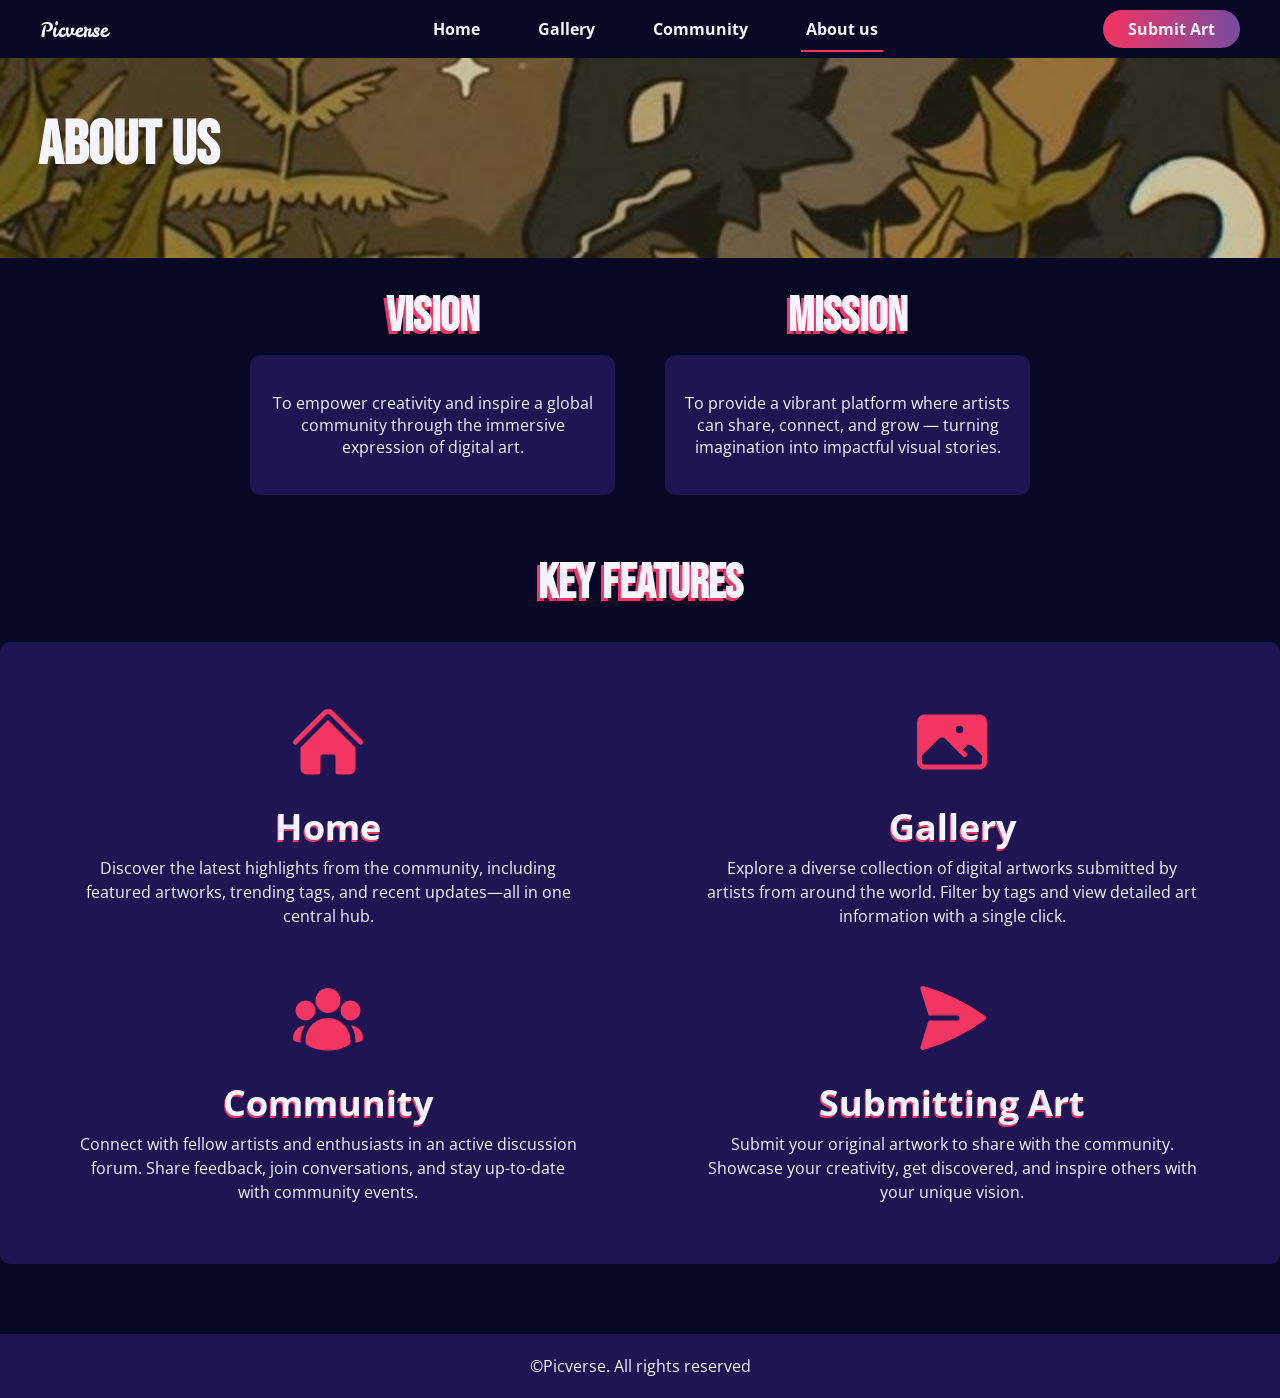
<file: aboutus.html>
<!DOCTYPE html>
<html lang="en">

<head>
    <meta charset="UTF-8">
    <meta http-equiv="X-UA-Compatible" content="IE=edge">
    <title>Picverse</title>
    <link rel="stylesheet" href="aboutus.css">
    <link rel="stylesheet" href="fonts.css">
    <link rel="stylesheet" href="component.css">
    <link href="https://fonts.googleapis.com/css2?family=Bebas+Neue&family=Open+Sans:wght@400;600;700&display=swap"
        rel="stylesheet">
    <link href="https://fonts.googleapis.com/css2?family=Leckerli+One&display=swap" rel="stylesheet">

</head>

<body>
    <nav class="navbar">
        <div class="company">Picverse</div>
        <ul class="nav-links">
            <li><a href="index.html">Home</a></li>
            <li><a href="gallery.html">Gallery</a></li>
            <li><a href="community.html">Community</a></li>
            <li><a href="aboutus.html" class="active">About us</a></li>
        </ul>
        <div class="nav-actions">
            <a class="submit-btn" href="submit.html">Submit Art</a>
        </div>

        <div class="hamburger">
            <svg xmlns="http://www.w3.org/2000/svg" viewBox="0 0 24 24" fill="currentColor" class="size-6">
                <path fill-rule="evenodd"
                    d="M3 5.25a.75.75 0 0 1 .75-.75h16.5a.75.75 0 0 1 0 1.5H3.75A.75.75 0 0 1 3 5.25Zm0 4.5A.75.75 0 0 1 3.75 9h16.5a.75.75 0 0 1 0 1.5H3.75A.75.75 0 0 1 3 9.75Zm0 4.5a.75.75 0 0 1 .75-.75h16.5a.75.75 0 0 1 0 1.5H3.75a.75.75 0 0 1-.75-.75Zm0 4.5a.75.75 0 0 1 .75-.75h16.5a.75.75 0 0 1 0 1.5H3.75a.75.75 0 0 1-.75-.75Z"
                    clip-rule="evenodd" />
            </svg>
        </div>
    </nav>

    <div class="mobile-nav-popup" id="mobileNav">
        <ul class="mobile-nav-links">
            <li><a href="index.html">Home</a></li>
            <li><a href="gallery.html">Gallery</a></li>
            <li><a href="community.html">Community</a></li>
            <li class="active"><a href="aboutus.html">About us</a></li>
        </ul>
        <div class="popup-submit-btn">
            <a href="submit.html" class="submit-btn">Submit Art</a>
        </div>
    </div>

    <div class="wrapper">

        <div class="main">
            <section class="header">
                <div class="background-header"></div>
                <div class="text-header">
                    <h1>About Us</h1>
                </div>
            </section>

            <div class="Vision-Mission-Container">
                <div class="TextBox">
                    <div class="upper">
                        <h2>Vision</h2>
                    </div>
                    <div class="lower">
                        <p>To empower creativity and inspire a global community through the immersive expression of
                            digital art.</p>

                    </div>

                </div>
                <div class="TextBox">
                    <div class="upper">
                        <h2>Mission</h2>
                    </div>
                    <div class="lower">
                        <p>To provide a vibrant platform where artists can share, connect, and grow — turning
                            imagination into impactful visual stories.</p>

                    </div>

                </div>
            </div>

            <div class="KeyFeature-title">
                <h2>Key features</h2>
            </div>
            <div class="KeyFeature-Container2">
                <div class="KeyFeature-Container">
                    <div class="KeyFeature-Upper">
                        <div class="KeyFeature">

                            <div class="Logo">
                                <svg xmlns="http://www.w3.org/2000/svg" viewBox="0 0 24 24" fill="currentColor"
                                    class="Key-Logo">
                                    <path
                                        d="M11.47 3.841a.75.75 0 0 1 1.06 0l8.69 8.69a.75.75 0 1 0 1.06-1.061l-8.689-8.69a2.25 2.25 0 0 0-3.182 0l-8.69 8.69a.75.75 0 1 0 1.061 1.06l8.69-8.689Z" />
                                    <path
                                        d="m12 5.432 8.159 8.159c.03.03.06.058.091.086v6.198c0 1.035-.84 1.875-1.875 1.875H15a.75.75 0 0 1-.75-.75v-4.5a.75.75 0 0 0-.75-.75h-3a.75.75 0 0 0-.75.75V21a.75.75 0 0 1-.75.75H5.625a1.875 1.875 0 0 1-1.875-1.875v-6.198a2.29 2.29 0 0 0 .091-.086L12 5.432Z" />
                                </svg>

                            </div>
                            <div class="Key-Textbox">
                                <div class="Key">
                                    <h3>Home</h3>
                                </div>
                                <div class="Description">
                                    <p>Discover the latest highlights from the community, including featured artworks,
                                        trending
                                        tags,
                                        and recent updates—all in one central hub.</p>
                                </div>
                            </div>

                        </div>
                        <div class="KeyFeature">

                            <div class="Logo"><svg xmlns="http://www.w3.org/2000/svg" viewBox="0 0 24 24"
                                    fill="currentColor" class="Key-Logo">
                                    <path fill-rule="evenodd"
                                        d="M1.5 6a2.25 2.25 0 0 1 2.25-2.25h16.5A2.25 2.25 0 0 1 22.5 6v12a2.25 2.25 0 0 1-2.25 2.25H3.75A2.25 2.25 0 0 1 1.5 18V6ZM3 16.06V18c0 .414.336.75.75.75h16.5A.75.75 0 0 0 21 18v-1.94l-2.69-2.689a1.5 1.5 0 0 0-2.12 0l-.88.879.97.97a.75.75 0 1 1-1.06 1.06l-5.16-5.159a1.5 1.5 0 0 0-2.12 0L3 16.061Zm10.125-7.81a1.125 1.125 0 1 1 2.25 0 1.125 1.125 0 0 1-2.25 0Z"
                                        clip-rule="evenodd" />
                                </svg>
                            </div>
                            <div class="Key-Textbox">
                                <div class="Key">
                                    <h3>Gallery</h3>
                                </div>
                                <div class="Description">
                                    <p>Explore a diverse collection of digital artworks submitted by artists from around
                                        the
                                        world. Filter by tags and view detailed art information with a single click.</p>
                                </div>
                            </div>

                        </div>
                    </div>

                    <div class="KeyFeature-Lower">
                        <div class="KeyFeature">

                            <div class="Logo"><svg xmlns="http://www.w3.org/2000/svg" viewBox="0 0 24 24"
                                    fill="currentColor" class="Key-Logo">
                                    <path fill-rule="evenodd"
                                        d="M8.25 6.75a3.75 3.75 0 1 1 7.5 0 3.75 3.75 0 0 1-7.5 0ZM15.75 9.75a3 3 0 1 1 6 0 3 3 0 0 1-6 0ZM2.25 9.75a3 3 0 1 1 6 0 3 3 0 0 1-6 0ZM6.31 15.117A6.745 6.745 0 0 1 12 12a6.745 6.745 0 0 1 6.709 7.498.75.75 0 0 1-.372.568A12.696 12.696 0 0 1 12 21.75c-2.305 0-4.47-.612-6.337-1.684a.75.75 0 0 1-.372-.568 6.787 6.787 0 0 1 1.019-4.38Z"
                                        clip-rule="evenodd" />
                                    <path
                                        d="M5.082 14.254a8.287 8.287 0 0 0-1.308 5.135 9.687 9.687 0 0 1-1.764-.44l-.115-.04a.563.563 0 0 1-.373-.487l-.01-.121a3.75 3.75 0 0 1 3.57-4.047ZM20.226 19.389a8.287 8.287 0 0 0-1.308-5.135 3.75 3.75 0 0 1 3.57 4.047l-.01.121a.563.563 0 0 1-.373.486l-.115.04c-.567.2-1.156.349-1.764.441Z" />
                                </svg>
                            </div>
                            <div class="Key-Textbox">
                                <div class="Key">
                                    <h3>Community</h3>
                                </div>
                                <div class="Description">
                                    <p>Connect with fellow artists and enthusiasts in an active discussion forum. Share
                                        feedback, join conversations, and stay up-to-date with community events.</p>
                                </div>
                            </div>

                        </div>
                        <div class="KeyFeature">

                            <div class="Logo"><svg xmlns="http://www.w3.org/2000/svg" viewBox="0 0 24 24"
                                    fill="currentColor" class="Key-Logo">
                                    <path
                                        d="M3.478 2.404a.75.75 0 0 0-.926.941l2.432 7.905H13.5a.75.75 0 0 1 0 1.5H4.984l-2.432 7.905a.75.75 0 0 0 .926.94 60.519 60.519 0 0 0 18.445-8.986.75.75 0 0 0 0-1.218A60.517 60.517 0 0 0 3.478 2.404Z" />
                                </svg>
                            </div>
                            <div class="Key-Textbox">
                                <div class="Key">
                                    <h3>Submitting Art</h3>
                                </div>
                                <div class="Description">
                                    <p>Submit your original artwork to share with the community. Showcase your
                                        creativity,
                                        get discovered, and inspire others with your unique vision.</p>

                                </div>
                            </div>

                        </div>

                    </div>
                </div>
            </div>

        </div>
        <div class="footer">
            <div class="footer-text">
                <p>©Picverse. All rights reserved</p>
            </div>
        </div>
    </div>
    <script src="aboutus.js" defer></script>
</body>

</html>
</file>
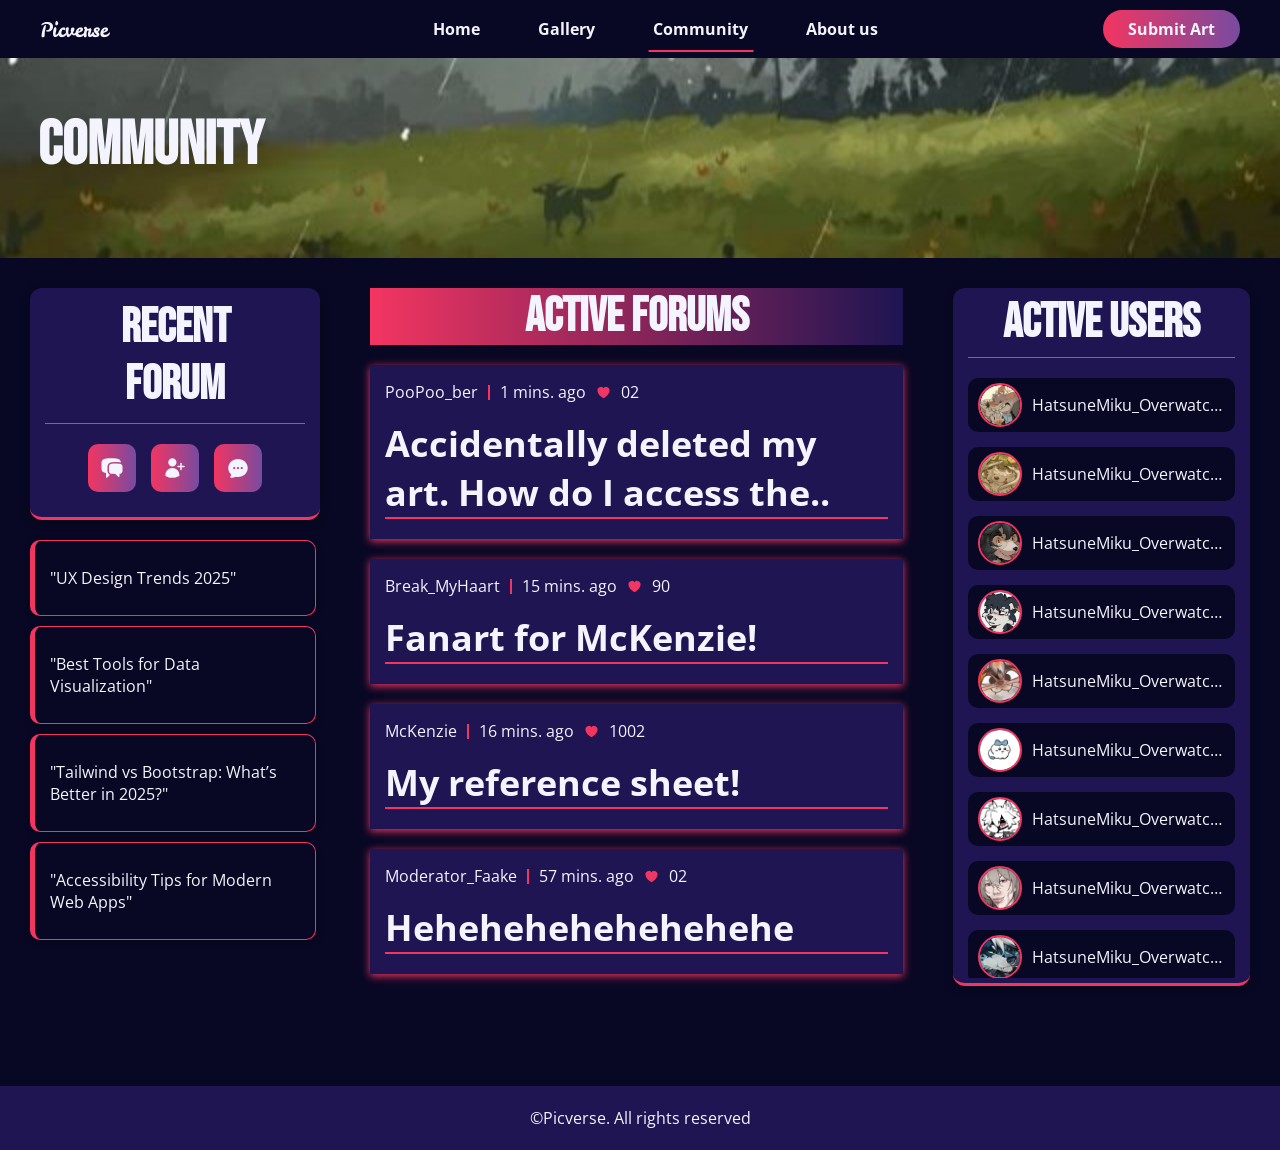
<file: community.html>
<!DOCTYPE html>
<html lang="en">

<head>
    <meta charset="UTF-8">
    <meta http-equiv="X-UA-Compatible" content="IE=edge">
    <title>Picverse</title>
    <link rel="stylesheet" href="community.css">
    <link rel="stylesheet" href="fonts.css">
    <link rel="stylesheet" href="component.css">
    <link href="https://fonts.googleapis.com/css2?family=Bebas+Neue&family=Open+Sans:wght@400;600;700&display=swap"
        rel="stylesheet">
    <link href="https://fonts.googleapis.com/css2?family=Leckerli+One&display=swap" rel="stylesheet">


</head>

<body>
    <nav class="navbar">
        <div class="company">Picverse</div>
        <ul class="nav-links">
            <li><a href="index.html">Home</a></li>
            <li><a href="gallery.html">Gallery</a></li>
            <li><a href="community.html" class="active">Community</a></li>
            <li><a href="aboutus.html">About us</a></li>
        </ul>

        <div class="nav-actions">
            <a class="submit-btn" href="submit.html">Submit Art</a>
        </div>

        <div class="hamburger">
            <svg xmlns="http://www.w3.org/2000/svg" viewBox="0 0 24 24" fill="currentColor" class="size-6">
                <path fill-rule="evenodd"
                    d="M3 5.25a.75.75 0 0 1 .75-.75h16.5a.75.75 0 0 1 0 1.5H3.75A.75.75 0 0 1 3 5.25Zm0 4.5A.75.75 0 0 1 3.75 9h16.5a.75.75 0 0 1 0 1.5H3.75A.75.75 0 0 1 3 9.75Zm0 4.5a.75.75 0 0 1 .75-.75h16.5a.75.75 0 0 1 0 1.5H3.75a.75.75 0 0 1-.75-.75Zm0 4.5a.75.75 0 0 1 .75-.75h16.5a.75.75 0 0 1 0 1.5H3.75a.75.75 0 0 1-.75-.75Z"
                    clip-rule="evenodd" />
            </svg>

        </div>
    </nav>

    <div class="mobile-nav-popup" id="mobileNav">
        <ul class="mobile-nav-links">
            <li><a href="index.html">Home</a></li>
            <li><a href="gallery.html">Gallery</a></li>
            <li class="active"><a href="community.html">Community</a></li>
            <li><a href="aboutus.html">About us</a></li>
        </ul>
        <div class="popup-submit-btn">
            <a href="submit.html" class="submit-btn">Submit Art</a>
        </div>
    </div>


    <div class="wrapper">
        <div class="main">
            <section class="header">
                <div class="background-header"></div>
                <div class="text-header">
                    <h1>Community</h1>
                </div>
            </section>

            <div class="Community-container">

                <div class="Recent-activites-container">
                    <div class="Active-container">
                        <div class="Recent-activities-title">
                            <div class="Activity active">
                                <h2>Recent</h2>
                                <h2>Forum</h2>
                            </div>
                            <div class="Activity">
                                <h2>Recent</h2>
                                <h2>Followers</h2>
                            </div>
                            <div class="Activity">
                                <h2>Recent</h2>
                                <h2>Comments</h2>
                            </div>

                        </div>
                        <div class="line active"></div>
                        <div class="Recent-activities-button-container">
                            <button data-target="forums" class="icon-button">
                                <svg xmlns="http://www.w3.org/2000/svg" viewBox="0 0 24 24" fill="currentColor"
                                    class="icon">
                                    <path
                                        d="M4.913 2.658c2.075-.27 4.19-.408 6.337-.408 2.147 0 4.262.139 6.337.408 1.922.25 3.291 1.861 3.405 3.727a4.403 4.403 0 0 0-1.032-.211 50.89 50.89 0 0 0-8.42 0c-2.358.196-4.04 2.19-4.04 4.434v4.286a4.47 4.47 0 0 0 2.433 3.984L7.28 21.53A.75.75 0 0 1 6 21v-4.03a48.527 48.527 0 0 1-1.087-.128C2.905 16.58 1.5 14.833 1.5 12.862V6.638c0-1.97 1.405-3.718 3.413-3.979Z" />
                                    <path
                                        d="M15.75 7.5c-1.376 0-2.739.057-4.086.169C10.124 7.797 9 9.103 9 10.609v4.285c0 1.507 1.128 2.814 2.67 2.94 1.243.102 2.5.157 3.768.165l2.782 2.781a.75.75 0 0 0 1.28-.53v-2.39l.33-.026c1.542-.125 2.67-1.433 2.67-2.94v-4.286c0-1.505-1.125-2.811-2.664-2.94A49.392 49.392 0 0 0 15.75 7.5Z" />
                                </svg>
                            </button>

                            <button data-target="followers" class="icon-button">
                                <svg xmlns="http://www.w3.org/2000/svg" viewBox="0 0 24 24" fill="currentColor"
                                    class="icon">
                                    <path
                                        d="M5.25 6.375a4.125 4.125 0 1 1 8.25 0 4.125 4.125 0 0 1-8.25 0ZM2.25 19.125a7.125 7.125 0 0 1 14.25 0v.003l-.001.119a.75.75 0 0 1-.363.63 13.067 13.067 0 0 1-6.761 1.873c-2.472 0-4.786-.684-6.76-1.873a.75.75 0 0 1-.364-.63l-.001-.122ZM18.75 7.5a.75.75 0 0 0-1.5 0v2.25H15a.75.75 0 0 0 0 1.5h2.25v2.25a.75.75 0 0 0 1.5 0v-2.25H21a.75.75 0 0 0 0-1.5h-2.25V7.5Z" />
                                </svg>
                            </button>

                            <button data-target="comments" class="icon-button">
                                <svg xmlns="http://www.w3.org/2000/svg" viewBox="0 0 24 24" fill="currentColor"
                                    class="icon">
                                    <path fill-rule="evenodd"
                                        d="M4.804 21.644A6.707 6.707 0 0 0 6 21.75a6.721 6.721 0 0 0 3.583-1.029c.774.182 1.584.279 2.417.279 5.322 0 9.75-3.97 9.75-9 0-5.03-4.428-9-9.75-9s-9.75 3.97-9.75 9c0 2.409 1.025 4.587 2.674 6.192.232.226.277.428.254.543a3.73 3.73 0 0 1-.814 1.686.75.75 0 0 0 .44 1.223ZM8.25 10.875a1.125 1.125 0 1 0 0 2.25 1.125 1.125 0 0 0 0-2.25ZM10.875 12a1.125 1.125 0 1 1 2.25 0 1.125 1.125 0 0 1-2.25 0Zm4.875-1.125a1.125 1.125 0 1 0 0 2.25 1.125 1.125 0 0 0 0-2.25Z"
                                        clip-rule="evenodd" />
                                </svg>
                            </button>
                        </div>
                        </button>
                    </div>


                    <div id="forums" class="recent-activities active">
                        <div class="activity-entry">
                            <div class="recent-entry">
                                <p>"UX Design Trends 2025"</p>
                            </div>
                            <div class="recent-entry">
                                <p>"Best Tools for Data Visualization"</p>
                            </div>
                            <div class=" recent-entry">
                                <p>"Tailwind vs Bootstrap: What’s Better in 2025?"</p>
                            </div>
                            <div class="recent-entry">
                                <p>"Accessibility Tips for Modern Web Apps"</p>
                            </div>
                        </div>
                    </div>
                    <div id="followers" class="recent-activities">
                        <div class="recent-entry">
                            <p>DevNerd is now following you!</p>
                        </div>
                        <div class="recent-entry">
                            <p>DesignQueen is now following you!</p>
                        </div>
                        <div class=" recent-entry">
                            <p>CodeCrush is now following you!</p>
                        </div>
                        <div class="recent-entry">
                            <p>UIHunter is now following your account!</p>
                        </div>
                    </div>
                    <div id="comments" class="recent-activities">
                        <div class="recent-entry">
                            <p>PixelPete commented: "Great insights on UI consistency!"</p>
                        </div>
                        <div class="recent-entry">
                            <p>LogicLiz replied: "I love your breakdown of onboarding flows."</p>
                        </div>
                        <div class=" recent-entry">
                            <p>ReactRick commented: "Very helpful, thanks for sharing!"</p>
                        </div>
                        <div class="recent-entry">
                            <p>SketchSavvy said: "Couldn’t agree more with your UX points."</p>
                        </div>
                    </div>
                </div>
                <div class="Active-post-container">
                    <div class="Active-members-container">
                        <div class="Active-members-text">
                            <h2>Active forums</h>
                        </div>
                        <div class="Active-forum-container">
                            <div class="Active-forum">
                                <div class="Active-forum-upper">
                                    <p>PooPoo_ber</p>
                                    <div class="line forum-upper">
                                    </div>
                                    <p>1 mins. ago</p>
                                    <svg xmlns="http://www.w3.org/2000/svg" viewBox="0 0 24 24" fill="currentColor"
                                        class="heart">
                                        <path
                                            d="m11.645 20.91-.007-.003-.022-.012a15.247 15.247 0 0 1-.383-.218 25.18 25.18 0 0 1-4.244-3.17C4.688 15.36 2.25 12.174 2.25 8.25 2.25 5.322 4.714 3 7.688 3A5.5 5.5 0 0 1 12 5.052 5.5 5.5 0 0 1 16.313 3c2.973 0 5.437 2.322 5.437 5.25 0 3.925-2.438 7.111-4.739 9.256a25.175 25.175 0 0 1-4.244 3.17 15.247 15.247 0 0 1-.383.219l-.022.012-.007.004-.003.001a.752.752 0 0 1-.704 0l-.003-.001Z" />
                                    </svg>

                                    <p>02</p>
                                </div>

                                <div class="Active-forum-below">
                                    <div class="Active-forum-below-title">
                                        <h3>Accidentally deleted my art. How do I access the..</h3>
                                    </div>

                                    <div class="line forum-below"></div>
                                </div>
                            </div>
                            <div class="Active-forum">
                                <div class="Active-forum-upper">
                                    <p>Break_MyHaart</p>
                                    <div class="line forum-upper">
                                    </div>
                                    <p>15 mins. ago</p>
                                    <svg xmlns="http://www.w3.org/2000/svg" viewBox="0 0 24 24" fill="currentColor"
                                        class="heart">
                                        <path
                                            d="m11.645 20.91-.007-.003-.022-.012a15.247 15.247 0 0 1-.383-.218 25.18 25.18 0 0 1-4.244-3.17C4.688 15.36 2.25 12.174 2.25 8.25 2.25 5.322 4.714 3 7.688 3A5.5 5.5 0 0 1 12 5.052 5.5 5.5 0 0 1 16.313 3c2.973 0 5.437 2.322 5.437 5.25 0 3.925-2.438 7.111-4.739 9.256a25.175 25.175 0 0 1-4.244 3.17 15.247 15.247 0 0 1-.383.219l-.022.012-.007.004-.003.001a.752.752 0 0 1-.704 0l-.003-.001Z" />
                                    </svg>

                                    <p>90</p>
                                </div>

                                <div class="Active-forum-below">
                                    <div class="Active-forum-below-title">
                                        <h3>Fanart for McKenzie!</h3>
                                    </div>

                                    <div class="line forum-below"></div>
                                </div>
                            </div>
                            <div class="Active-forum">
                                <div class="Active-forum-upper">
                                    <p>McKenzie</p>
                                    <div class="line forum-upper">
                                    </div>
                                    <p>16 mins. ago</p>
                                    <svg xmlns="http://www.w3.org/2000/svg" viewBox="0 0 24 24" fill="currentColor"
                                        class="heart">
                                        <path
                                            d="m11.645 20.91-.007-.003-.022-.012a15.247 15.247 0 0 1-.383-.218 25.18 25.18 0 0 1-4.244-3.17C4.688 15.36 2.25 12.174 2.25 8.25 2.25 5.322 4.714 3 7.688 3A5.5 5.5 0 0 1 12 5.052 5.5 5.5 0 0 1 16.313 3c2.973 0 5.437 2.322 5.437 5.25 0 3.925-2.438 7.111-4.739 9.256a25.175 25.175 0 0 1-4.244 3.17 15.247 15.247 0 0 1-.383.219l-.022.012-.007.004-.003.001a.752.752 0 0 1-.704 0l-.003-.001Z" />
                                    </svg>

                                    <p>1002</p>
                                </div>

                                <div class="Active-forum-below">
                                    <div class="Active-forum-below-title">
                                        <h3>My reference sheet!</h3>
                                    </div>

                                    <div class="line forum-below"></div>
                                </div>
                            </div>
                            <div class="Active-forum">
                                <div class="Active-forum-upper">
                                    <p>Moderator_Faake</p>
                                    <div class="line forum-upper">
                                    </div>
                                    <p>57 mins. ago</p>
                                    <svg xmlns="http://www.w3.org/2000/svg" viewBox="0 0 24 24" fill="currentColor"
                                        class="heart">
                                        <path
                                            d="m11.645 20.91-.007-.003-.022-.012a15.247 15.247 0 0 1-.383-.218 25.18 25.18 0 0 1-4.244-3.17C4.688 15.36 2.25 12.174 2.25 8.25 2.25 5.322 4.714 3 7.688 3A5.5 5.5 0 0 1 12 5.052 5.5 5.5 0 0 1 16.313 3c2.973 0 5.437 2.322 5.437 5.25 0 3.925-2.438 7.111-4.739 9.256a25.175 25.175 0 0 1-4.244 3.17 15.247 15.247 0 0 1-.383.219l-.022.012-.007.004-.003.001a.752.752 0 0 1-.704 0l-.003-.001Z" />
                                    </svg>

                                    <p>02</p>
                                </div>

                                <div class="Active-forum-below">
                                    <div class="Active-forum-below-title">
                                        <h3>Hehehehehehehehehe</h3>
                                    </div>

                                    <div class="line forum-below"></div>
                                </div>
                            </div>



                        </div>

                    </div>
                </div>
                <div class="Active-container">
                    <div class="Active-user-title">
                        <h2>Active Users</h2>
                        <div class="line active"></div>
                    </div>
                    <div class="Active-user-box">
                        <div class="Active-user">
                            <img src="Assets/userprofile/image1.jpg" class="user-avatar" />
                            <p>HatsuneMiku_Overwatch#2003</p>
                        </div>
                        <div class="Active-user">
                            <img src="Assets/userprofile/image2.jpg" class="user-avatar" />
                            <p>HatsuneMiku_Overwatch#2003</p>
                        </div>
                        <div class="Active-user">
                            <img src="Assets/userprofile/image3.jpg" class="user-avatar" />
                            <p>HatsuneMiku_Overwatch#2003</p>
                        </div>
                        <div class="Active-user">
                            <img src="Assets/userprofile/image4.jpg" class="user-avatar" />
                            <p>HatsuneMiku_Overwatch#2003</p>
                        </div>
                        <div class="Active-user">
                            <img src="/Assets/userprofile/image5.jpg" class="user-avatar" />
                            <p>HatsuneMiku_Overwatch#2003</p>
                        </div>
                        <div class="Active-user">
                            <img src="Assets/userprofile/image6.jpg" class="user-avatar" />
                            <p>HatsuneMiku_Overwatch#2003</p>
                        </div>
                        <div class="Active-user">
                            <img src="Assets/userprofile/image7.jpg" class="user-avatar" />
                            <p>HatsuneMiku_Overwatch#2003</p>
                        </div>
                        <div class="Active-user">
                            <img src="Assets/userprofile/image8.jpg" class="user-avatar" />
                            <p>HatsuneMiku_Overwatch#2003</p>
                        </div>
                        <div class="Active-user">
                            <img src="Assets/userprofile/image9.jpg" class="user-avatar" />
                            <p>HatsuneMiku_Overwatch#2003</p>
                        </div>
                        <div class="Active-user">
                            <img src="Assets/userprofile/image10.jpg" class="user-avatar" />
                            <p>HatsuneMiku_Overwatch#2003</p>
                        </div>


                    </div>
                </div>

            </div>

        </div>
    </div>

    <div class="footer">
        <div class="footer-text">
            <p>©Picverse. All rights reserved</p>
        </div>
    </div>

    </div>
    </div>

    <script src="community.js" defer></script>
</body>

</html>
</file>
<file: aboutus.css>
.header {
    position: relative;
    height: 100px;
    display: flex;
    align-items: left;
    justify-content: flex-start;
    padding-left: 38px;
    padding-bottom: 50px;
    padding-top: 50px;
}

.background-header {
    position: absolute;
    top: 0;
    left: 0;
    right: 0;
    bottom: 0;
    background-image: url('/Assets/hero-header/hero4.jpg');
    background-size: cover;
    background-position: top;
    z-index: 1;
}

html,
body {
    background-color: var(--background);
    height: 100%;
    margin: 0;
}

.text-header {
    position: relative;
    z-index: 2;
    font-family: var(--font-heading);
    font-size: var(--h2);
}

.Vision-Mission-Container {
    display: flex;
    gap: 50px;
    justify-content: space-between;
    padding: 30px 250px;

}

.textbox {
    display: flex;
    flex-direction: column;
    padding: 20px;
    border: 1px solid var(--primary);
}

.upper h2 {
    text-shadow: -3px 3px 0px var(--primary);
    margin-bottom: 10px;
    text-align: center;
}

.lower {
    display: flex;
    justify-content: center;
    align-items: center;
    background: var(--section-background);
    padding: 20px;
    border-radius: 10px;
    min-height: 100px;
    min-width: 200px;
    max-width: 400px;
    text-align: center;
}

.KeyFeature-title h2 {
    font-family: var(--font-heading);
    font-size: var(--h2);
    text-shadow: -3px 3px 0px var(--primary);
    color: var(--text);
    padding: 30px 40px;
    text-align: center;
}

.KeyFeature-Container {
    background-color: var(--section-background);
    border-radius: 10px;
    padding: 60px 40px;
    display: flex;
    flex-direction: column;
    gap: 50px;
}

.KeyFeature-Upper,
.KeyFeature-Lower {
    display: flex;
    justify-content: space-between;
    gap: 40px;
}

.KeyFeature {
    width: 48%;
    display: flex;
    flex-direction: column;
    align-items: center;
    gap: 20px;
}

.Logo {
    width: 80px;
    height: 80px;
    border-radius: 10px;
}

.Key-Logo {
    width: auto;
    height: auto;
    color: var(--primary);
}

.Key-Textbox {
    display: flex;
    align-items: center;
    flex-direction: column;
    gap: 5px;
}

.Key h3 {
    text-shadow: -1px 2px 0px var(--primary);
    margin: 0;
}

.Description p {
    max-width: 500px;
    color: var(--text);
    margin: 0;
    line-height: 1.5;
    text-align: center;
}


@media screen and (max-width: 768px) {


    .text-header {
        width: 100%;
    }

    .text-header h1 {
        text-align: center;
    }

    .wrapper {
        display: flex;
        align-items: center;
        flex-direction: column;
    }

    .Vision-Mission-Container {
        display: flex;
        flex-direction: column;
    }


    .KeyFeature-Upper {
        display: flex;
        flex-direction: column;
        align-items: center;
    }

    .KeyFeature-Lower {
        display: flex;
        flex-direction: column;
        align-items: center;
    }

    .Logo {
        width: 60px;
        height: 60px;
        border-radius: 10px;
    }

    .KeyFeature {
        width: 48%;
        display: flex;
        flex-direction: column;
        align-items: center;
        gap: 10px;
        padding-bottom: 10px;
    }

    .KeyFeature-Container {
        display: flex;
        padding: 20px 10px;
        width: 90%;
        height: auto;
    }

    .KeyFeature-Container2 {
        display: flex;
        justify-content: center;
        padding: 20px 10px;
    }
}
</file>
<file: fonts.css>
:root {
    --background: #090824;
    --background-50: rgba(0, 0, 0, 0.3);
    --section-background: #1E1552;
    --primary: #F33561;
    --secondary: #6B1D22;
    --tertiary: #784ba0;
    --text: #F4F4FF;

    /* Fonts */
    --font-heading: 'Bebas Neue', sans-serif;
    --font-body: 'Open Sans', sans-serif;
    --h1: 62px;
    --h2: 48px;
    --subheading: 36px;
    --body: 16px;
    --body2: 10px;
}

a,
p,
h1,
h2,
h3,
h4 {
    color: var(--text);
}


p {
    font-family: var(--font-body);
    font-size: var(--body);
}

a {
    font-family: var(--font-body);
    font-size: var(--body);
    font-weight: bold;
}


h1 {
    font-family: var(--font-heading);
    font-size: var(--h1);
    margin: 0;

}

h2 {
    font-family: var(--font-heading);
    font-size: var(--h2);
    margin: 0;
}

h3 {
    font-family: var(--font-body);
    font-size: var(--subheading);
    margin: 0;
}

html,
body {
    background-color: var(--background);
    height: 100%;
    margin: 0;
}


.wrapper {
    min-height: 100%;
    display: flex;
    flex-direction: column;
}

.main {
    flex: 1;
    padding-bottom: 70px;
}

@media screen and (max-width: 768px) {

    p {
        font-family: var(--font-body);
        font-size: var(--body2);
    }

    a {
        font-family: var(--font-body);
        font-size: var(--body2);
        font-weight: bold;
    }


    h1 {
        font-family: var(--font-heading);
        font-size: var(--h2);
        margin: 0;

    }

    h2 {
        font-family: var(--font-heading);
        font-size: var(--subheading);
        margin: 0;
    }

    h3 {
        font-family: var(--font-body);
        font-size: var(--subheading);
        margin: 0;
    }

    html,
    body {
        background-color: var(--background);
        height: 100%;
        margin: 0;
    }
}
</file>
<file: component.css>
/* Navbar */
body,
h1,
h2 {
    margin: 0;
}

.hamburger {
    display: none;
}

.navbar {
    display: flex;
    position: sticky;
    justify-content: space-between;
    align-items: center;
    background-color: var(--background);
    padding: 10px 40px;
    top: 0px;
    z-index: 100;

}

.nav-links {
    list-style-type: none;
    display: flex;
    gap: 48px;
    margin: 0;
    padding: 0 0 0 100px;
}

.nav-links a {
    color: var(--text);
    text-decoration: none;
    padding: 8px 5px;
    position: relative;
}

.nav-links a::after {
    content: '';
    position: absolute;
    left: 50%;
    bottom: -4px;
    transform: translateX(-50%);
    width: 0%;
    height: 2px;
    background-color: var(--primary);
    transition: width 0.3s ease;
}

.nav-links a:hover::after,
.nav-links a.active::after {
    width: 100%;
}

.nav-actions {
    display: flex;
    align-items: center;
    gap: 22px;
}

.submit-btn {
    border-radius: 20px;
    padding: 8px 25px;
    margin-top: 0px;

    background: linear-gradient(to right, var(--primary), var(--tertiary));
    border: none;
    cursor: pointer;
    transition: background-color 0.3s ease;

    color: var(--text);
    font-family: var(--font-body);
    font-size: var(--body);
    font-weight: bold;
    text-decoration: none;
    display: inline-block;

}

.user-icon {
    font-size: 20px;
    color: var(--text);
}

.company {
    color: var(--text);
    font-family: 'Leckerli One', cursive;
    font-size: 20px;

}


/*Button*/

button {
    padding: 12px;
    background: linear-gradient(to right, var(--primary), var(--tertiary));
    border: none;
    border-radius: 10px;
    cursor: pointer;
    transition: background-color 0.3s ease;

    color: var(--text);
    font-family: var(--font-body);
    font-size: var(--body);
    font-weight: bold;
    text-decoration: none;
    display: inline-block;
}

button:hover {
    background-color: var(--secondary);
}

/*Tag*/
.tag {
    border: 2px solid var(--primary);
    border-radius: 10px;
    padding: 0px 40px;
    color: var(--text);
    background-color: var(--section-background);
    transition: background-color 0.3s;
}

.tag:hover {
    background-color: var(--primary);
    color: var(--background);
}

.toggle-tag {
    border: 2px solid var(--primary);
    border-radius: 10px;
    padding: 0px 40px;
    color: var(--text);
    background-color: var(--section-background);
    cursor: pointer;
}

.toggle-tag.active {
    background-color: var(--primary);
    color: var(--text);

    transition: all 0.2s ease;
}

.mobile-nav-popup {
    display: none;
}



/*footer*/
.footer {
    display: flex;
    justify-content: space-between;
    align-items: center;
    background-color: var(--section-background);
    padding: 5px 10px;
    height: auto;
    bottom: 0px;
}

.footer-text {
    width: 100%;
    text-align: center;
}

/*line*/
.line {
    background-color: var(--primary);
}

@media screen and (max-width: 768px) {


    .nav-links,
    .nav-actions {
        display: none;
    }

    .submit-btn {
        border-radius: 20px;
        padding: 8px 25px;
        margin-top: 0px;

        background: linear-gradient(to right, var(--primary), var(--tertiary));
        border: none;
        cursor: pointer;
        transition: background-color 0.3s ease;

        color: var(--text);
        font-family: var(--font-body);
        font-size: var(--body2);
        font-weight: bold;
        text-decoration: none;
        display: inline-block;
    }


    .navbar {
        display: flex;
        position: sticky;
        padding: 0px 15px 0px 15px;
        height: 70px;
        top: 0px;
        width: auto;
        max-width: 768px;
        overflow: visible;
        z-index: 100;
    }

    .hamburger {
        display: block;
        cursor: pointer;
        color: var(--text);
    }

    .hamburger svg {
        width: 30px;
        height: 30px;
    }


    .tag {
        border: 2px solid var(--primary);
        width: 100px;
        border-radius: 10px;
        text-align: center;
        padding: 0px 20px;
        color: var(--text);
        background-color: var(--section-background);
        transition: background-color 0.3s;
    }

    .tag a {
        width: 100%;
    }

    .tag:hover {
        background-color: var(--primary);
        color: var(--background);
    }

    .toggle-tag {
        border: 2px solid var(--primary);
        border-radius: 10px;
        padding: 0px 40px;
        color: var(--text);
        background-color: var(--section-background);
        cursor: pointer;
    }

    .toggle-tag.active {
        background-color: var(--primary);
        color: var(--text);

        transition: all 0.2s ease;
    }

    .footer {
        display: flex;
        justify-content: space-between;
        align-items: center;
        background-color: var(--section-background);
        height: 10px;
        width: 100%;

    }

    .mobile-nav-popup {
        display: none;
        flex-direction: column;
        position: absolute;
        top: 70px;
        left: 0;
        right: 0;
        background-color: var(--background);
        z-index: 99;
        padding: 20px;
        border-radius: 0 0 10px 10px;
        animation: slideDown 0.3s ease forwards;
    }

    .mobile-nav-popup.slideDown {
        display: flex;
    }

    @keyframes slideDown {
        from {
            opacity: 0;
            transform: translateY(-10px);
        }

        to {
            opacity: 1;
            transform: translateY(0);
        }
    }

    .mobile-nav-links {
        list-style: none;
        padding: 0;
        margin: 0;
    }

    .mobile-nav-links li {
        padding: 12px 10px;
        font-family: var(--font-body);
        font-size: var(--body);
        border-left: 4px solid transparent;
        transition: background-color 0.3s, border-color 0.3s;
    }

    .mobile-nav-links li:hover {
        background-color: var(--section-background);
    }

    .mobile-nav-links li.active {
        border-left: 4px solid var(--primary);
        background-color: var(--section-background);
    }

    .popup-submit-btn {
        margin-top: 20px;
        display: flex;
        justify-content: center;
    }

    .tag {
        border: 2px solid var(--primary);
        width: 100px;
        border-radius: 10px;
        text-align: center;
        padding: 0px 20px;
        color: var(--text);
        background-color: var(--section-background);
        transition: background-color 0.3s;
    }

    .tag a {
        width: 100%;
    }

    .tag:hover {
        background-color: var(--primary);
        color: var(--background);
    }

    .toggle-tag {
        border: 2px solid var(--primary);
        border-radius: 10px;
        padding: 0px 40px;
        color: var(--text);
        background-color: var(--section-background);
        cursor: pointer;
    }

    .toggle-tag a {
        display: flex;
        padding: 15px 0px;
    }

    .toggle-tag.active {
        background-color: var(--primary);
        color: var(--text);

        transition: all 0.2s ease;
    }

    .footer {
        padding: 10px 10px;
    }
}
</file>
<file: community.css>
.header {
    position: relative;
    height: 100px;
    display: flex;
    align-items: left;
    justify-content: flex-start;
    padding-left: 38px;
    padding-bottom: 50px;
    padding-top: 50px;
}

body {
    background-color: var(--background);
}

.background-header {
    position: absolute;
    top: 0;
    left: 0;
    right: 0;
    bottom: 0;
    background-image: url('/Assets/hero-header/hero5.jpg');
    background-size: cover;
    background-position: bottom;
    z-index: 1;
}

.text-header {
    position: relative;
    z-index: 2;
}

.Community-container {
    display: flex;
    flex-direction: row;
    justify-content: space-between;
    gap: 30px;
    padding: 30px 30px 30px 30px;
    align-items: flex-start;
}


.Active-members-container {
    display: flex;
    gap: 20px;
    flex-direction: column;
}

.Active-post-container {
    flex: 2;
    align-items: center;
    padding: 0px 20px;
    width: 100%;
    gap: 10px;

}

.Active-members-text {
    width: auto;
    text-align: center;
    background: linear-gradient(to right, var(--primary), var(--section-background));
}

.Active-forum-container {
    display: flex;
    gap: 20px;
    flex-direction: column;

}

.Active-forum {
    padding-left: 15px;
    padding-right: 15px;
    box-shadow: 0 2px 8px var(--primary);
    background: var(--section-background);
}

.Active-forum-upper {
    display: flex;
    align-items: center;
    gap: 10px;
    flex-direction: row;
}

.line.forum-upper {
    align-items: center;
    height: 15px;
    width: 2px;
}

.Active-forum-below {
    display: flex;
    flex-direction: column;
    padding-bottom: 20px;
}

.line.forum-below {
    width: auto;
    height: 2px;
}


.Recent-activites-container {
    display: flex;
    gap: 20px;
    flex-direction: column;
}

.Recent-activities-title {
    width: 100%;
    display: flex;
    justify-content: center;
    text-align: center;
    background-color: var(--section-background);
    padding: 10px 0;
}


.Recent-activities-title .Activity {
    display: none;
}

.Recent-activities-title .Activity.active {
    display: block;
}


.recent-activities {
    display: none;
}

.recent-activities.active {
    display: block;
}

.Recent-activities-button-container {
    display: flex;

    justify-content: space-evenly;
}

.Recent-activities-button-container {
    display: flex;
    gap: 15px;
    justify-content: center;
    margin: 20px 0;
}

.icon-button {
    background: linear-gradient(to right, var(--primary), var(--tertiary));
    border: none;
    border-radius: 10px;
    padding: 12px;
    cursor: pointer;
    display: flex;
    align-items: center;
    justify-content: center;
}

.icon-button:hover {
    background-color: var(--secondary);
}

.icon {
    width: 24px;
    height: 24px;
    fill: var(--text);
}


.heart {
    height: 15px;
    width: 15px;
    color: var(--primary)
}


.recent-entry {
    max-width: 250px;
    padding: 10px 15px;
    background-color: var(--background);
    box-shadow: 0 2px 6px var(--background-50);
    border-radius: 10px;
    margin-bottom: 10px;
    font-family: var(--font-body);
    border-left: 5px solid var(--primary);
    border-right: 1px solid var(--primary);
    border-top: 1px solid var(--primary);
    border-bottom: 1px solid var(--primary);

}


.recent-text {
    color: var(--text);
    font-size: var(--body2);
}

.Active-container {
    min-width: 260px;
    flex: 1;
    background-color: var(--section-background);
    border-radius: 12px;
    padding: 1px 15px 5px 15px;
    box-shadow: 0 2px 10px var(--background-50);
    border-bottom: 3px solid var(--primary);
}

.Active-user-title {
    text-align: center;
    background-color: var(--section-background);
    padding: 5px 0px 20px 0px;
    border-radius: 8px;
    display: flex;
    flex-direction: column;
    align-items: center;
}

.Active-user-title h2 {
    margin-bottom: 6px;
}


.Active-user-box {
    max-height: 600px;
    overflow-y: auto;
    display: flex;
    flex-direction: column;
    gap: 15px;

}

.Active-user {
    display: flex;
    align-items: center;
    background-color: var(--background);
    padding: 0px 10px 0px 10px;
    border-radius: 10px;
}

.user-avatar {
    width: 40px;
    height: 40px;
    border-radius: 50%;
    margin-right: 10px;
    object-fit: cover;
    border: 2px solid var(--primary);
}

.Active-user p {
    overflow: hidden;
    text-overflow: ellipsis;
}

.line.active {
    width: 100%;
    height: 1px;
    display: block;
}

@media screen and (max-width: 768px) {
    .Community-container {
        display: flex;
        flex-direction: column;
        align-items: center;
    }

    .Active-post-container {
        order: 1;
    }

    .Recent-activites-container {
        flex-direction: column-reverse;
        order: 2;
    }

    .Active-container {
        order: 3;
    }

    .Active-forum-below-title h3 {
        font-size: var(--body);
    }

    .text-header {
        display: flex;
        align-items: center;
        justify-content: center;
        width: 100%;
    }

    .background-header {
        width: 100%;
    }

    .text-header h1 {
        text-align: center;
    }

}
</file>
